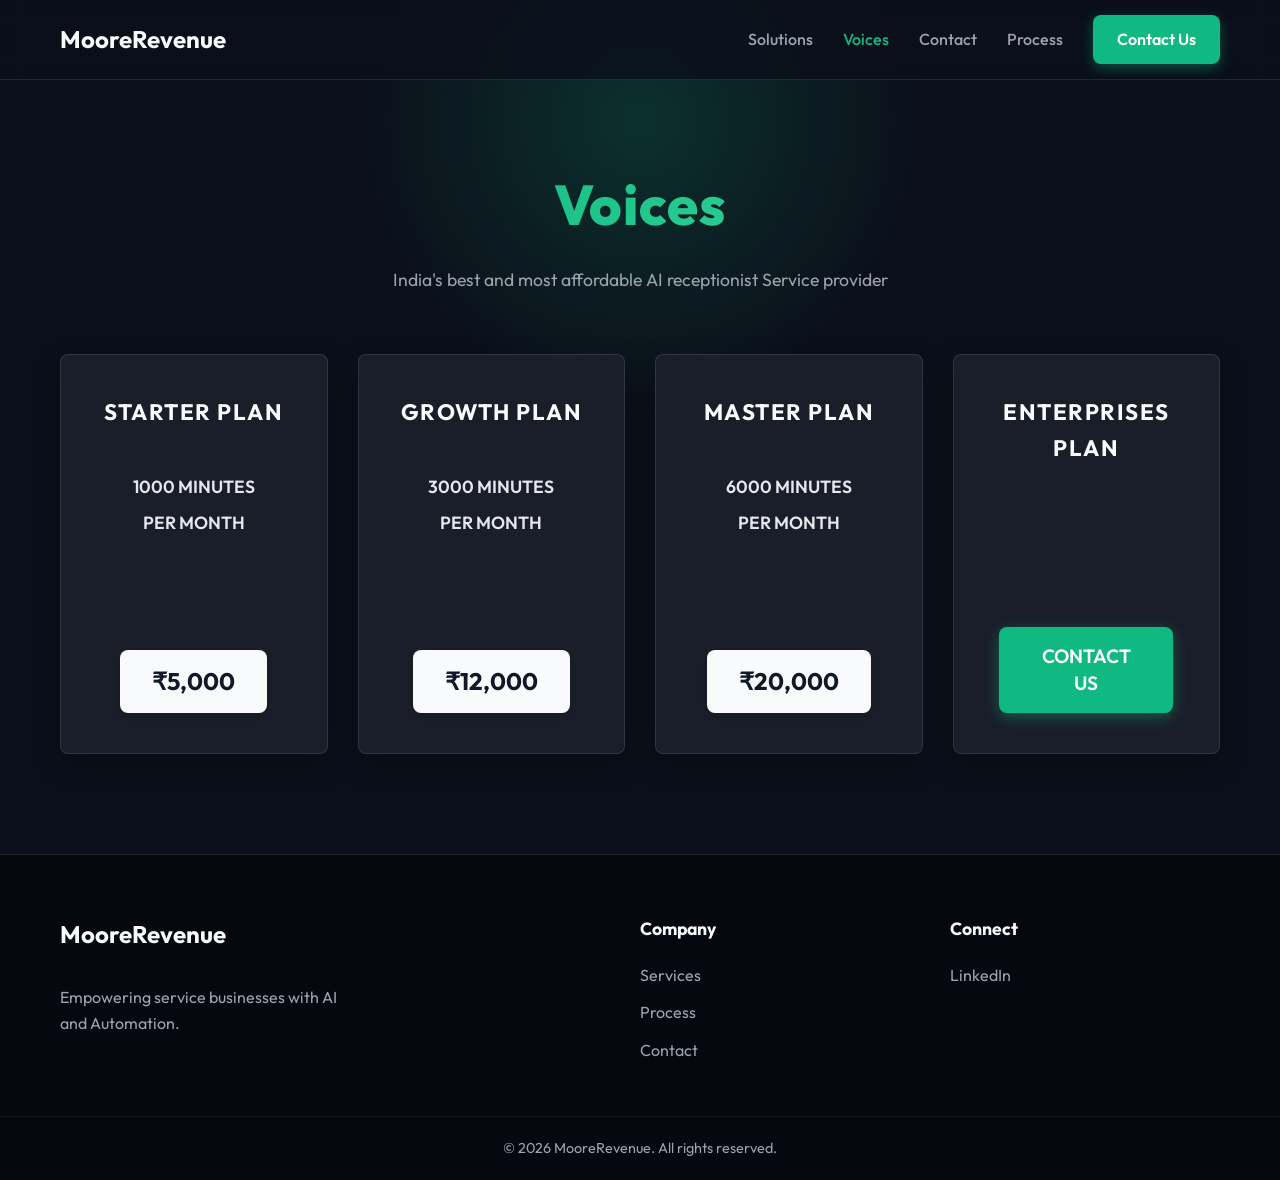
<file: voices.html>
<!DOCTYPE html>
<html lang="en">

<head>
    <meta charset="UTF-8">
    <meta name="viewport" content="width=device-width, initial-scale=1.0">
    <title>MooreRevenue | Voices Pricing</title>
    <meta name="description"
        content="India's best and most affordable AI receptionist Service provider. Check our simple and affordable pricing plans.">

    <!-- Fonts -->
    <link rel="preconnect" href="https://fonts.googleapis.com">
    <link rel="preconnect" href="https://fonts.gstatic.com" crossorigin>
    <link href="https://fonts.googleapis.com/css2?family=Outfit:wght@300;400;500;600;700;800&display=swap"
        rel="stylesheet">

    <!-- Styles -->
    <link rel="stylesheet" href="style.css">
</head>

<body>
    <div class="background-glow"></div>

    <header class="header">
        <div class="container header-container">
            <a href="index.html" class="logo">
                <span>MooreRevenue</span>
            </a>
            <nav class="nav">
                <ul class="nav-list">
                    <li><a href="index.html#services" class="nav-link">Solutions</a></li>
                    <li><a href="voices.html" class="nav-link" style="color:var(--primary);">Voices</a></li>
                    <li><a href="index.html#contact" class="nav-link">Contact</a></li>
                    <li><a href="index.html#process" class="nav-link">Process</a></li>
                    <li><a href="https://alvo.chat/6UHF" class="btn btn-primary">Contact Us</a></li>
                </ul>
            </nav>
            <button class="mobile-menu-btn" aria-label="Toggle menu">
                <span class="bar"></span>
                <span class="bar"></span>
                <span class="bar"></span>
            </button>
        </div>
    </header>

    <main class="voices-main">
        <section class="section pricing-section">
            <div class="container relative-container">
                <div class="pricing-header-wrapper">
                    <div class="section-header text-center" style="margin-bottom: 0;">
                        <h1 class="pricing-title text-gradient">Voices</h1>
                        <p class="pricing-subtitle">India's best and most affordable AI receptionist Service provider
                        </p>
                    </div>


                </div>

                <div class="pricing-grid">
                    <!-- Starter Plan -->
                    <div class="pricing-card">
                        <div class="pricing-card-content">
                            <h3 class="plan-name">STARTER PLAN</h3>
                            <div class="plan-features">
                                <p>1000 MINUTES</p>
                                <p>PER MONTH</p>
                            </div>
                        </div>
                        <div class="price-container">
                            <span class="price-badge">₹5,000</span>
                        </div>
                    </div>

                    <!-- Growth Plan -->
                    <div class="pricing-card">
                        <div class="pricing-card-content">
                            <h3 class="plan-name">GROWTH PLAN</h3>
                            <div class="plan-features">
                                <p>3000 MINUTES</p>
                                <p>PER MONTH</p>
                            </div>
                        </div>
                        <div class="price-container">
                            <span class="price-badge">₹12,000</span>
                        </div>
                    </div>

                    <!-- Master Plan -->
                    <div class="pricing-card">
                        <div class="pricing-card-content">
                            <h3 class="plan-name">MASTER PLAN</h3>
                            <div class="plan-features">
                                <p>6000 MINUTES</p>
                                <p>PER MONTH</p>
                            </div>
                        </div>
                        <div class="price-container">
                            <span class="price-badge">₹20,000</span>
                        </div>
                    </div>

                    <!-- Enterprises Plan -->
                    <div class="pricing-card">
                        <div class="pricing-card-content">
                            <h3 class="plan-name" style="margin-bottom: 20px;">ENTERPRISES<br>PLAN</h3>
                            <div class="plan-features cta-gap">
                                <!-- Empty space to match layout -->
                            </div>
                        </div>
                        <div class="price-container">
                            <a href="https://alvo.chat/6UHF" class="btn btn-primary btn-cta">CONTACT<br>US</a>
                        </div>
                    </div>
                </div>
            </div>
        </section>
    </main>

    <footer class="footer">
        <div class="container footer-container">
            <div class="footer-brand">
                <a href="index.html" class="logo" style="margin-bottom: 16px; display: inline-flex;">
                    <span>MooreRevenue</span>
                </a>
                <p>Empowering service businesses with AI and Automation.</p>
            </div>
            <div class="footer-links">
                <h4>Company</h4>
                <ul>
                    <li><a href="index.html#services">Services</a></li>
                    <li><a href="index.html#process">Process</a></li>
                    <li><a href="https://alvo.chat/6UHF">Contact</a></li>
                </ul>
            </div>
            <div class="footer-social">
                <h4>Connect</h4>
                <a href="https://linkedin.com/in/krishnaaggarwal16" target="_blank"
                    rel="noopener noreferrer">LinkedIn</a>
            </div>
        </div>
        <div class="footer-bottom">
            <p>&copy; 2026 MooreRevenue. All rights reserved.</p>
        </div>
    </footer>

    <script src="script.js"></script>
</body>

</html>
</file>
<file: style.css>
:root {
    /* Colors */
    --primary: #10B981;
    /* Emerald Green */
    --primary-dark: #059669;
    --primary-glow: rgba(16, 185, 129, 0.4);

    --bg-dark: #0B0F19;
    /* Deep Navy/Black */
    --bg-card: #111827;
    --bg-card-hover: #1F2937;

    --text-main: #F9FAFB;
    --text-muted: #9CA3AF;

    --border: rgba(255, 255, 255, 0.1);

    /* Typography */
    --font-main: 'Outfit', sans-serif;

    /* Spacing */
    --container-width: 1200px;
    --header-height: 80px;
}

* {
    margin: 0;
    padding: 0;
    box-sizing: border-box;
}

html {
    scroll-behavior: smooth;
}

body {
    font-family: var(--font-main);
    background-color: var(--bg-dark);
    color: var(--text-main);
    line-height: 1.6;
    overflow-x: hidden;
}

/* Utilities */
.container {
    max-width: var(--container-width);
    margin: 0 auto;
    padding: 0 20px;
}

.text-gradient {
    background: linear-gradient(135deg, var(--primary) 0%, #34D399 100%);
    -webkit-background-clip: text;
    -webkit-text-fill-color: transparent;
}

.btn {
    display: inline-block;
    padding: 12px 24px;
    border-radius: 8px;
    font-weight: 600;
    text-decoration: none;
    transition: all 0.3s ease;
    cursor: pointer;
    border: none;
    font-family: var(--font-main);
}

.btn-primary {
    background: var(--primary);
    color: #fff;
    box-shadow: 0 4px 14px var(--primary-glow);
}

.btn-primary:hover {
    background: var(--primary-dark);
    transform: translateY(-2px);
}

.btn-outline {
    background: transparent;
    border: 1px solid var(--border);
    color: var(--text-main);
}

.btn-outline:hover {
    border-color: var(--primary);
    color: var(--primary);
}

.btn-lg {
    padding: 16px 32px;
    font-size: 1.1rem;
}

.btn-block {
    display: block;
    width: 100%;
}

/* Background Glow */
.background-glow {
    position: fixed;
    top: -20%;
    left: 50%;
    transform: translateX(-50%);
    width: 600px;
    height: 600px;
    background: radial-gradient(circle, var(--primary-glow) 0%, transparent 70%);
    z-index: -1;
    pointer-events: none;
    opacity: 0.5;
}

/* Header */
.header {
    height: var(--header-height);
    display: flex;
    align-items: center;
    position: fixed;
    top: 0;
    left: 0;
    width: 100%;
    background: rgba(11, 15, 25, 0.8);
    backdrop-filter: blur(10px);
    z-index: 1000;
    border-bottom: 1px solid var(--border);
}

.header-container {
    display: flex;
    justify-content: space-between;
    align-items: center;
    width: 100%;
}

.logo {
    display: flex;
    align-items: center;
    gap: 10px;
    font-weight: 700;
    font-size: 1.5rem;
    color: var(--text-main);
    text-decoration: none;
}

.logo-img {
    height: 40px;
    width: auto;
}

.nav-list {
    display: flex;
    list-style: none;
    gap: 30px;
    align-items: center;
}

.nav-link {
    color: var(--text-muted);
    text-decoration: none;
    font-weight: 500;
    transition: color 0.3s;
}

.nav-link:hover {
    color: var(--primary);
}

.mobile-menu-btn {
    display: none;
    background: none;
    border: none;
    cursor: pointer;
}

.bar {
    display: block;
    width: 25px;
    height: 3px;
    background-color: var(--text-main);
    margin: 5px 0;
    transition: 0.3s;
}

/* Hero Section */
.hero {
    padding-top: calc(var(--header-height) + 60px);
    padding-bottom: 80px;
    min-height: 90vh;
    display: flex;
    align-items: center;
}

.hero-container {
    display: grid;
    grid-template-columns: 1fr 1fr;
    gap: 60px;
    align-items: center;
}

.badge {
    display: inline-flex;
    align-items: center;
    gap: 8px;
    padding: 6px 12px;
    background: rgba(16, 185, 129, 0.1);
    border: 1px solid rgba(16, 185, 129, 0.2);
    border-radius: 20px;
    color: var(--primary);
    font-size: 0.9rem;
    font-weight: 500;
    margin-bottom: 24px;
}

.badge-dot {
    width: 8px;
    height: 8px;
    background-color: var(--primary);
    border-radius: 50%;
    box-shadow: 0 0 8px var(--primary);
}

.hero-title {
    font-size: 3.5rem;
    line-height: 1.1;
    margin-bottom: 24px;
    font-weight: 700;
}

.hero-subtitle {
    font-size: 1.2rem;
    color: var(--text-muted);
    margin-bottom: 32px;
    max-width: 500px;
}

.hero-actions {
    display: flex;
    gap: 16px;
    margin-bottom: 48px;
}

.hero-stats {
    display: flex;
    align-items: center;
    gap: 32px;
}

.stat-item {
    display: flex;
    flex-direction: column;
}

.stat-number {
    font-size: 1.5rem;
    font-weight: 700;
    color: var(--text-main);
}

.stat-label {
    font-size: 0.9rem;
    color: var(--text-muted);
}

.stat-divider {
    width: 1px;
    height: 40px;
    background: var(--border);
}

/* Hero Visual */
.visual-card {
    background: rgba(17, 24, 39, 0.7);
    backdrop-filter: blur(12px);
    border: 1px solid var(--border);
    border-radius: 16px;
    overflow: hidden;
    box-shadow: 0 20px 50px rgba(0, 0, 0, 0.3);
    transform: perspective(1000px) rotateY(-5deg) rotateX(5deg);
    transition: transform 0.5s ease;
}

.visual-card:hover {
    transform: perspective(1000px) rotateY(0) rotateX(0);
}

.card-header {
    padding: 16px;
    background: rgba(255, 255, 255, 0.05);
    display: flex;
    gap: 8px;
}

.circle {
    width: 12px;
    height: 12px;
    border-radius: 50%;
}

.red {
    background: #EF4444;
}

.yellow {
    background: #F59E0B;
}

.green {
    background: #10B981;
}

.card-body {
    padding: 24px;
    font-family: 'Courier New', monospace;
    font-size: 0.95rem;
}

.typing-effect {
    display: flex;
    flex-direction: column;
    gap: 12px;
}

.prompt {
    color: var(--text-muted);
}

.response {
    color: #60A5FA;
}

.success {
    color: var(--primary);
}

/* Sections */
.section {
    padding: 100px 0;
}

.section-header {
    margin-bottom: 60px;
}

.section-title {
    font-size: 2.5rem;
    margin-bottom: 16px;
}

.section-subtitle {
    font-size: 1.1rem;
    color: var(--text-muted);
}

.text-center {
    text-align: center;
}

.bg-darker {
    background: #080C14;
}

/* Comparison */
.comparison-grid {
    display: grid;
    grid-template-columns: 1fr 1fr;
    gap: 40px;
}

.comparison-card {
    padding: 40px;
    border-radius: 16px;
    border: 1px solid var(--border);
}

.comparison-card.bad {
    background: rgba(239, 68, 68, 0.05);
    border-color: rgba(239, 68, 68, 0.2);
}

.comparison-card.good {
    background: rgba(16, 185, 129, 0.05);
    border-color: rgba(16, 185, 129, 0.2);
}

.comparison-card h3 {
    margin-bottom: 24px;
    font-size: 1.5rem;
}

.check-list {
    list-style: none;
}

.check-list li {
    margin-bottom: 16px;
    padding-left: 30px;
    position: relative;
    color: var(--text-muted);
}

.check-list li::before {
    content: '';
    position: absolute;
    left: 0;
    top: 4px;
    width: 20px;
    height: 20px;
    background-size: contain;
    background-repeat: no-repeat;
}

.x-list li::before {
    background-image: url("data:image/svg+xml,%3Csvg xmlns='http://www.w3.org/2000/svg' fill='none' viewBox='0 0 24 24' stroke='%23EF4444'%3E%3Cpath stroke-linecap='round' stroke-linejoin='round' stroke-width='2' d='M6 18L18 6M6 6l12 12'/%3E%3C/svg%3E");
}

.check-list-green li::before {
    background-image: url("data:image/svg+xml,%3Csvg xmlns='http://www.w3.org/2000/svg' fill='none' viewBox='0 0 24 24' stroke='%2310B981'%3E%3Cpath stroke-linecap='round' stroke-linejoin='round' stroke-width='2' d='M5 13l4 4L19 7'/%3E%3C/svg%3E");
}

/* Services */
.services-grid {
    display: grid;
    grid-template-columns: repeat(auto-fit, minmax(300px, 1fr));
    gap: 30px;
}

.service-card {
    background: var(--bg-card);
    padding: 32px;
    border-radius: 16px;
    border: 1px solid var(--border);
    transition: all 0.3s ease;
}

.service-card:hover {
    transform: translateY(-5px);
    border-color: var(--primary);
    background: var(--bg-card-hover);
}

.icon-box {
    width: 50px;
    height: 50px;
    background: rgba(16, 185, 129, 0.1);
    border-radius: 12px;
    display: flex;
    align-items: center;
    justify-content: center;
    color: var(--primary);
    margin-bottom: 24px;
}

.service-card h3 {
    margin-bottom: 12px;
    font-size: 1.25rem;
}

.service-card p {
    color: var(--text-muted);
    font-size: 0.95rem;
}

/* Contact Grid */
.contact-grid {
    display: flex;
    justify-content: center;
    gap: 40px;
    flex-wrap: wrap;
}

.contact-card {
    text-align: center;
    padding: 30px;
    background: var(--bg-card);
    border-radius: 16px;
    border: 1px solid var(--border);
    width: 200px;
    transition: all 0.3s ease;
    text-decoration: none;
    color: var(--text-main);
    display: flex;
    flex-direction: column;
    align-items: center;
}

.contact-card:hover {
    border-color: var(--primary);
    transform: translateY(-5px);
    background: var(--bg-card-hover);
}

.contact-icon {
    display: flex;
    align-items: center;
    justify-content: center;
    width: 60px;
    height: 60px;
    background: rgba(16, 185, 129, 0.1);
    border-radius: 16px;
    color: var(--primary);
    margin-bottom: 20px;
    transition: all 0.3s ease;
}

.contact-card:hover .contact-icon {
    background: var(--primary);
    color: #fff;
    transform: scale(1.1);
}

.contact-card h3 {
    margin-bottom: 10px;
    font-size: 1.25rem;
}

.contact-card p {
    color: var(--text-muted);
    font-size: 0.9rem;
}

/* CTA */
.cta-section {
    padding-bottom: 100px;
}

.cta-card {
    background: linear-gradient(135deg, var(--bg-card) 0%, rgba(16, 185, 129, 0.1) 100%);
    border: 1px solid var(--border);
    border-radius: 24px;
    padding: 60px;
    text-align: center;
    max-width: 800px;
    margin: 0 auto;
}

.cta-content h2 {
    font-size: 2.5rem;
    margin-bottom: 16px;
}

.cta-content p {
    color: var(--text-muted);
    margin-bottom: 40px;
    font-size: 1.1rem;
}

.contact-form {
    max-width: 500px;
    margin: 0 auto;
    display: flex;
    flex-direction: column;
    gap: 16px;
}

.form-group input,
.form-group select {
    width: 100%;
    padding: 14px;
    background: rgba(255, 255, 255, 0.05);
    border: 1px solid var(--border);
    border-radius: 8px;
    color: var(--text-main);
    font-family: var(--font-main);
    font-size: 1rem;
}

.form-group input:focus,
.form-group select:focus {
    outline: none;
    border-color: var(--primary);
}

/* Footer */
.footer {
    background: #05080F;
    padding: 60px 0 20px;
    border-top: 1px solid var(--border);
}

.footer-container {
    display: grid;
    grid-template-columns: 2fr 1fr 1fr;
    gap: 40px;
    margin-bottom: 40px;
}

.footer-brand p {
    color: var(--text-muted);
    margin-top: 16px;
    max-width: 300px;
}

.footer-links h4,
.footer-social h4 {
    margin-bottom: 20px;
    font-size: 1.1rem;
}

.footer-links ul {
    list-style: none;
}

.footer-links li {
    margin-bottom: 12px;
}

.footer-links a,
.footer-social a {
    color: var(--text-muted);
    text-decoration: none;
    transition: color 0.3s;
}

.footer-links a:hover,
.footer-social a:hover {
    color: var(--primary);
}

.footer-bottom {
    text-align: center;
    padding-top: 20px;
    border-top: 1px solid rgba(255, 255, 255, 0.05);
    color: var(--text-muted);
    font-size: 0.9rem;
}

/* Responsive */
@media (max-width: 968px) {
    .hero-container {
        grid-template-columns: 1fr;
        text-align: center;
    }

    .hero-title {
        font-size: 2.5rem;
    }

    .hero-subtitle {
        margin: 0 auto 32px;
    }

    .hero-actions {
        justify-content: center;
    }

    .hero-stats {
        justify-content: center;
    }

    .comparison-grid {
        grid-template-columns: 1fr;
    }
}

@media (max-width: 768px) {
    .nav-list {
        display: none;
    }

    .mobile-menu-btn {
        display: block;
    }

    .footer-container {
        grid-template-columns: 1fr;
    }

    .cta-card {
        padding: 30px;
    }
}

/* Voices Pricing Section */
.voices-main {
    padding-top: calc(var(--header-height) + 40px);
    min-height: 80vh;
}

.pricing-section {
    padding-top: 40px;
}

.relative-container {
    position: relative;
}

.pricing-header-wrapper {
    position: relative;
    margin-bottom: 60px;
    display: flex;
    flex-direction: column;
    align-items: center;
}

.pricing-title {
    font-size: 3.5rem;
    font-weight: 800;
    margin-bottom: 16px;
    letter-spacing: 1px;
}

.pricing-subtitle {
    font-size: 1.1rem;
    color: var(--text-muted);
}

.whatsapp-contact-top {
    position: absolute;
    right: 0;
    top: 50%;
    transform: translateY(-50%);
}

.whatsapp-link {
    display: flex;
    align-items: center;
    gap: 12px;
    text-decoration: none;
    font-weight: 700;
    font-size: 1.2rem;
    color: var(--text-main);
    transition: all 0.3s ease;
}

.whatsapp-link:hover {
    color: var(--primary);
    transform: scale(1.05);
}

.whatsapp-icon {
    transition: all 0.3s ease;
}

.pricing-grid {
    display: grid;
    grid-template-columns: repeat(4, 1fr);
    gap: 30px;
    margin-top: 40px;
}

.pricing-card {
    background: #1a1e29;
    border: 1px solid var(--border);
    border-radius: 8px;
    padding: 40px 24px;
    display: flex;
    flex-direction: column;
    align-items: center;
    justify-content: space-between;
    transition: all 0.3s ease;
    min-height: 400px;
    box-shadow: 0 10px 30px rgba(0, 0, 0, 0.2);
}

.pricing-card:hover {
    transform: translateY(-10px);
    border-color: var(--primary);
    box-shadow: 0 15px 40px var(--primary-glow);
}

.pricing-card-content {
    text-align: center;
    width: 100%;
}

.plan-name {
    font-size: 1.4rem;
    font-weight: 700;
    letter-spacing: 1.5px;
    margin-bottom: 40px;
    color: var(--text-main);
    text-transform: uppercase;
}

.plan-features {
    font-size: 1.1rem;
    font-weight: 600;
    color: #E5E7EB;
    line-height: 1.8;
    margin-bottom: 40px;
    text-transform: uppercase;
}

.plan-features p {
    margin: 5px 0;
}

.cta-gap {
    min-height: 80px;
}

.price-container {
    width: 100%;
    display: flex;
    justify-content: center;
    margin-top: auto;
}

.price-badge {
    background: #F9FAFB;
    color: #111827;
    font-size: 1.5rem;
    font-weight: 700;
    padding: 12px 32px;
    border-radius: 8px;
    display: inline-block;
    box-shadow: 0 4px 6px rgba(0, 0, 0, 0.1);
    transition: all 0.3s ease;
}

.pricing-card:hover .price-badge {
    transform: scale(1.05);
}

.btn-cta {
    font-size: 1.2rem;
    padding: 16px 32px;
    text-align: center;
    border-radius: 8px;
    width: 80%;
    line-height: 1.4;
    text-transform: uppercase;
    box-shadow: 0 4px 15px rgba(16, 185, 129, 0.4);
}

@media (max-width: 1024px) {
    .pricing-grid {
        grid-template-columns: repeat(2, 1fr);
        gap: 20px;
    }

    .whatsapp-contact-top {
        position: relative;
        top: 0;
        transform: none;
        margin-top: 24px;
        justify-content: center;
        display: flex;
    }
}

@media (max-width: 600px) {
    .pricing-grid {
        grid-template-columns: 1fr;
    }

    .btn-cta {
        width: 100%;
    }
}
</file>
